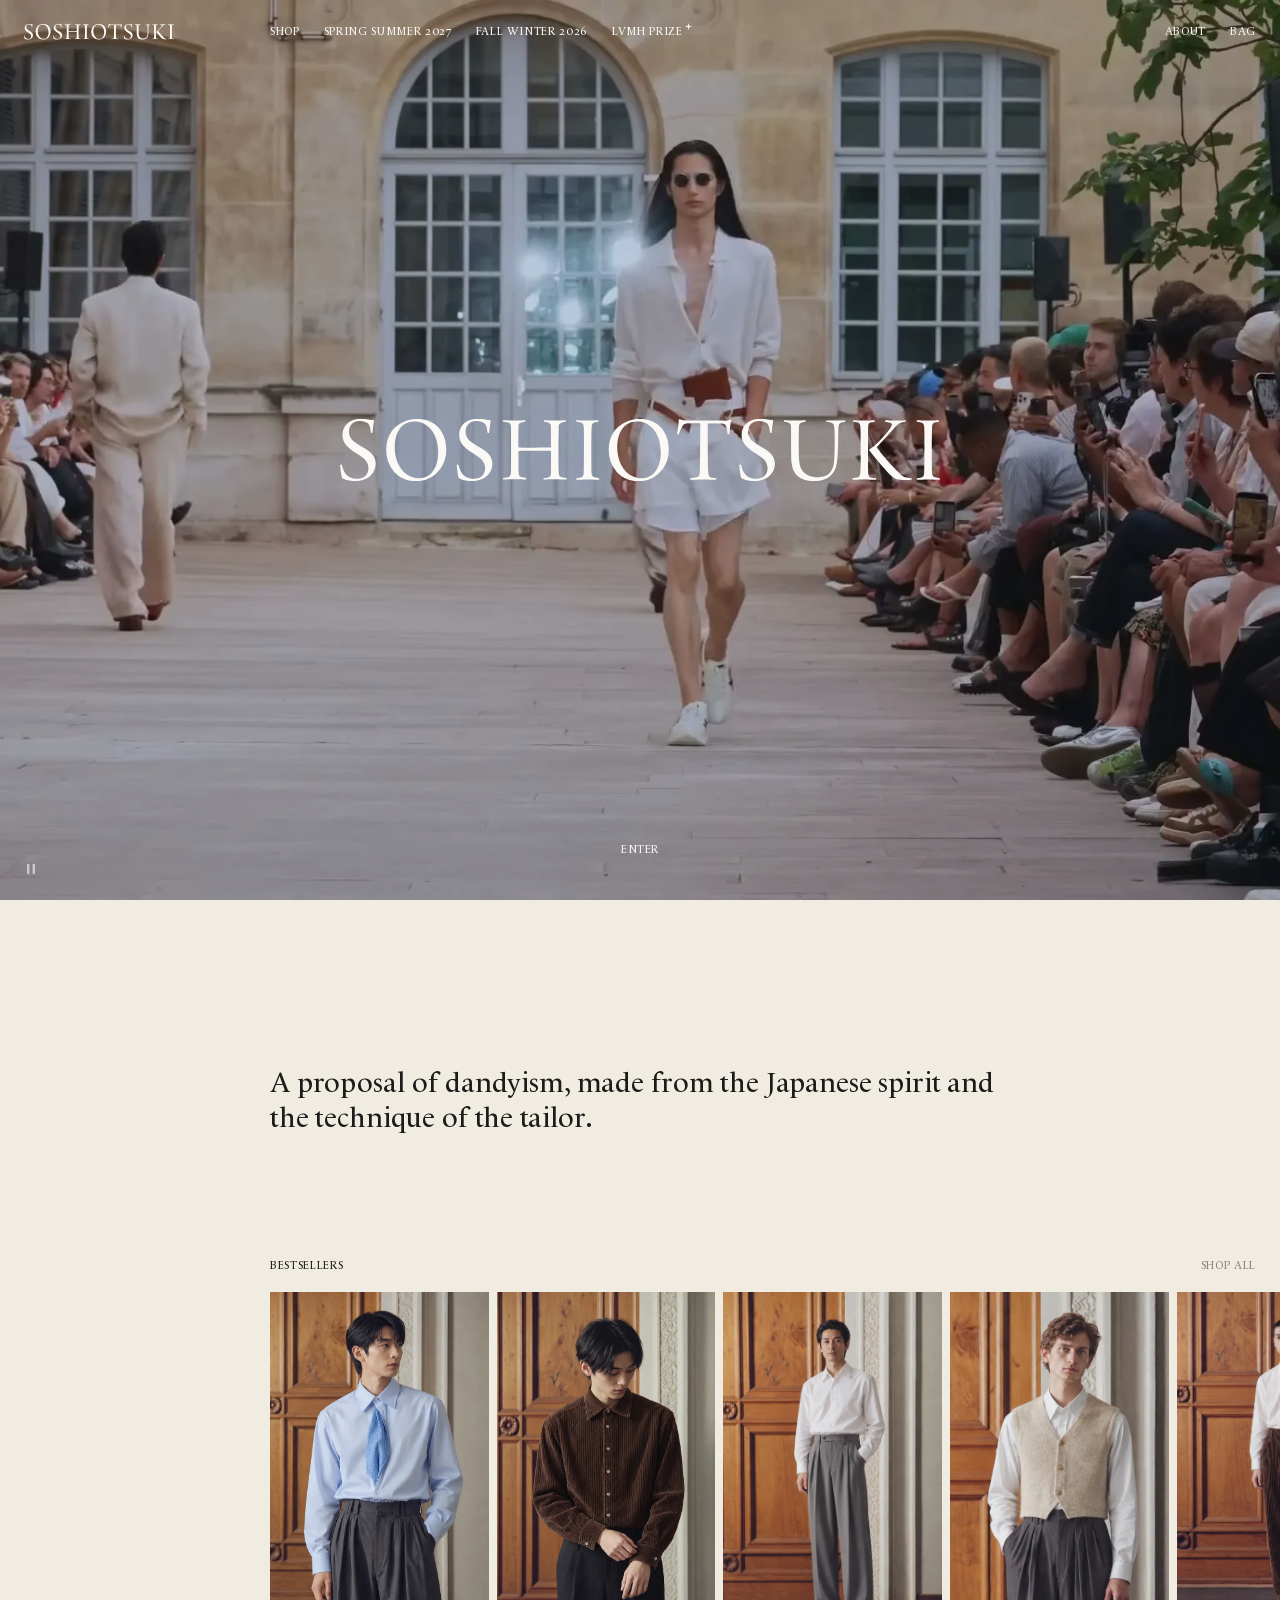
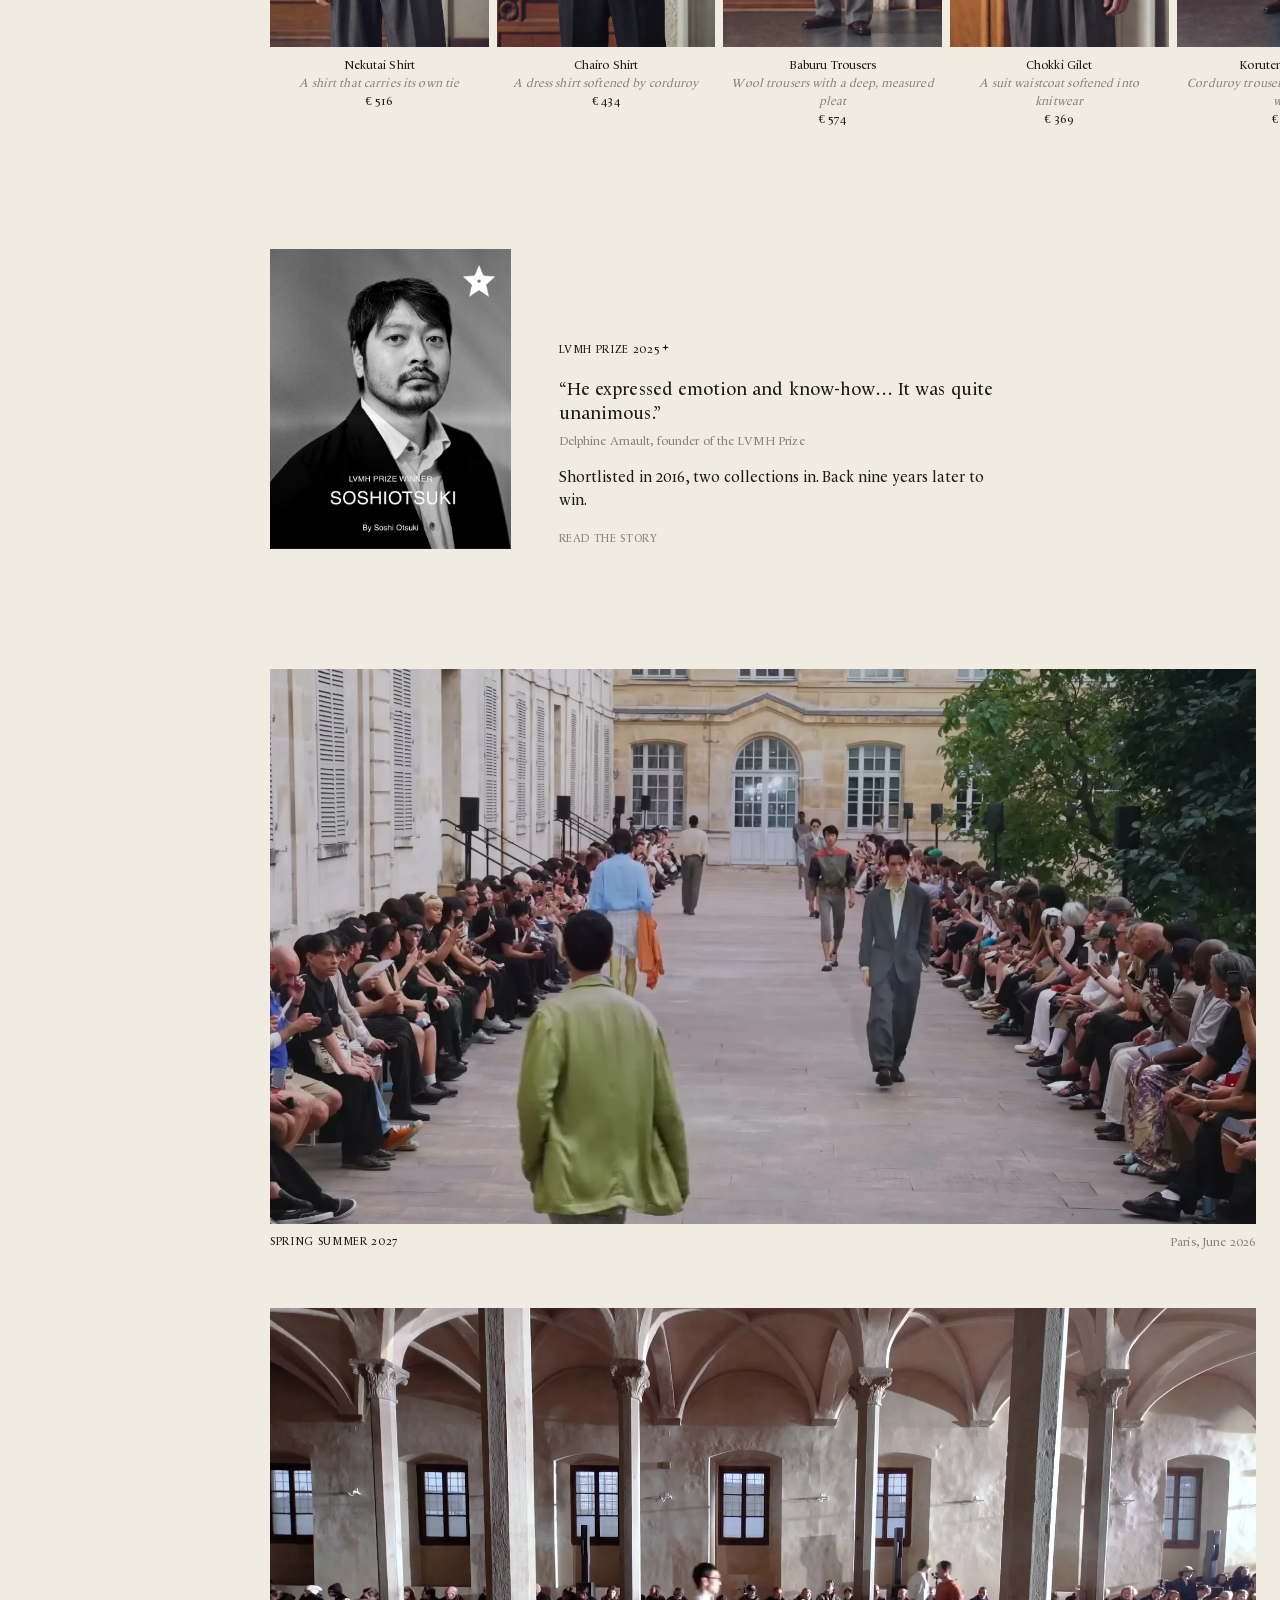
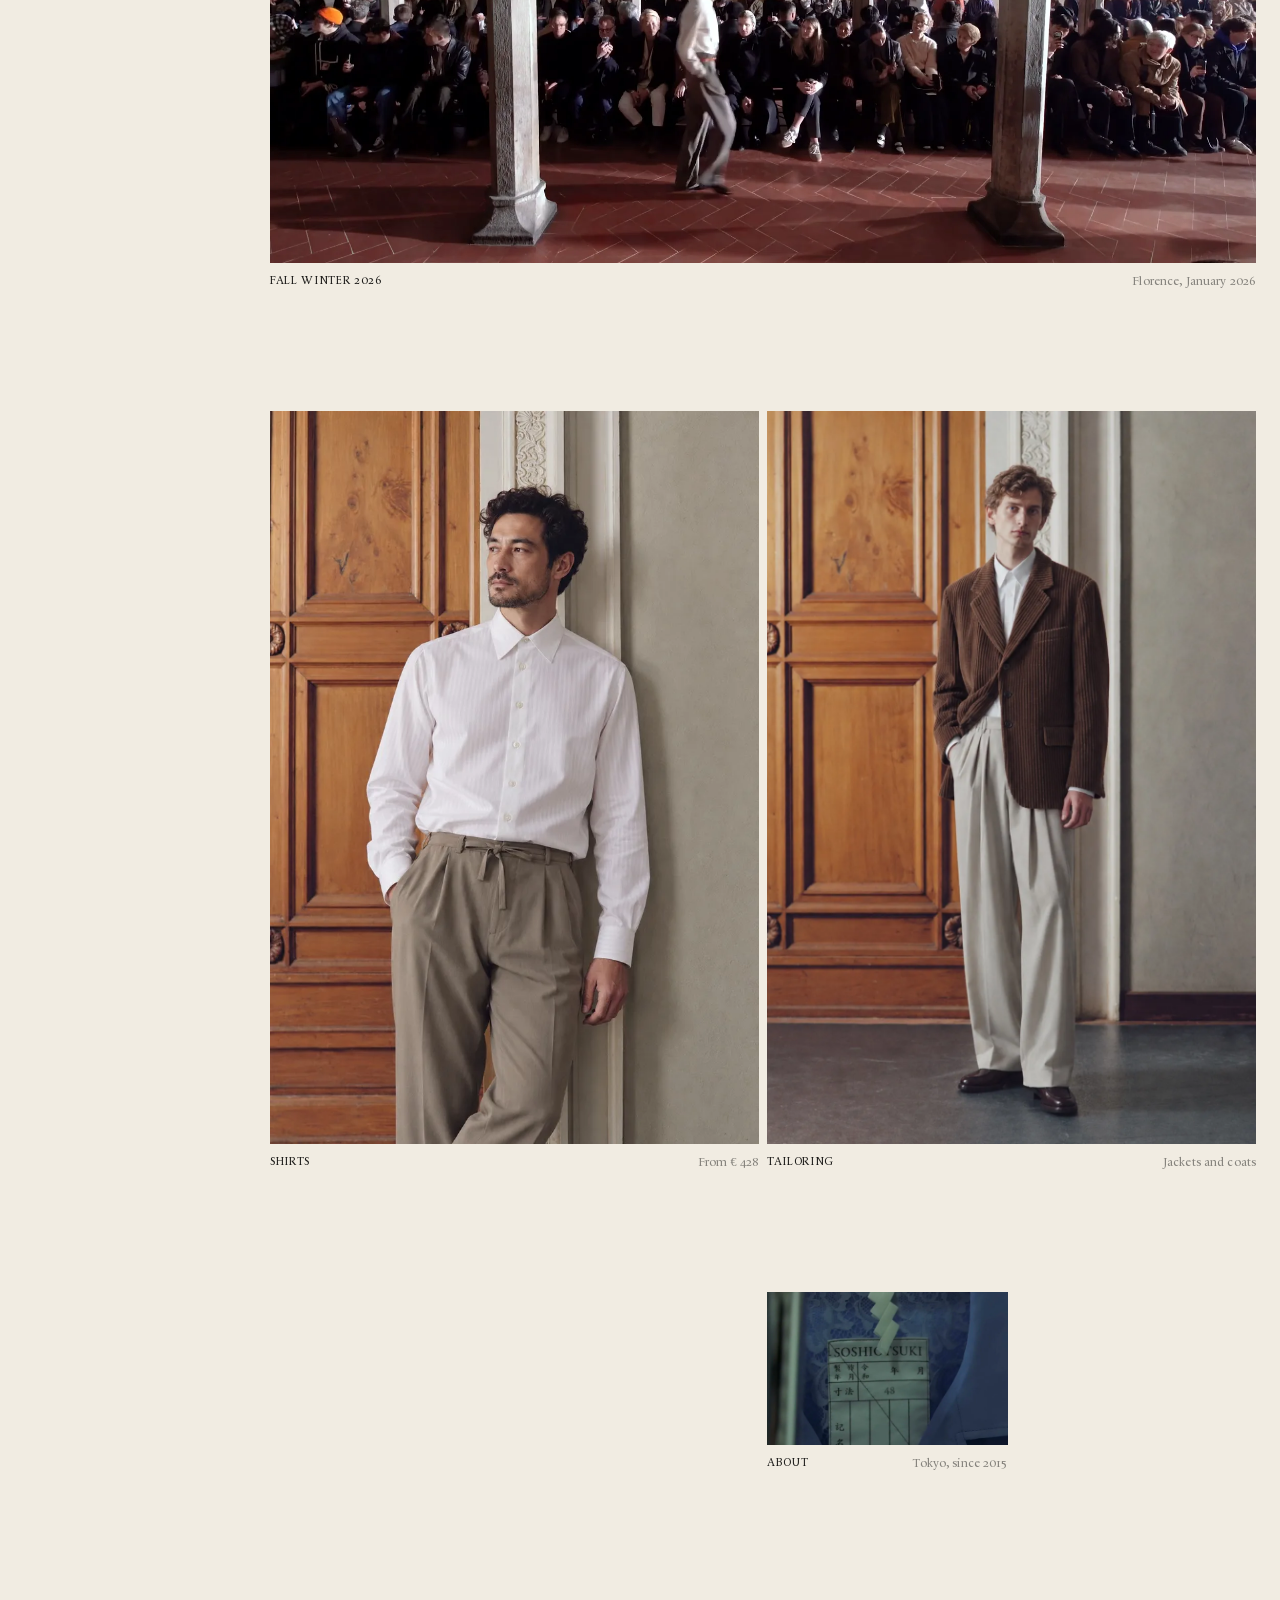
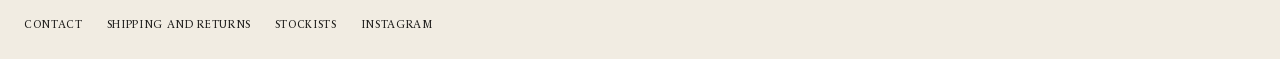
<file: index.html>
<!doctype html>
<html lang="en">
<head>
<meta charset="utf-8">
<meta name="viewport" content="width=device-width, initial-scale=1">
<title>Soshiotsuki</title>
<meta http-equiv="refresh" content="0; url=v2/index.html">
<script>location.replace('v2/index.html');</script>
</head>
<body><a href="v2/index.html">Enter</a></body>
</html>
</file>
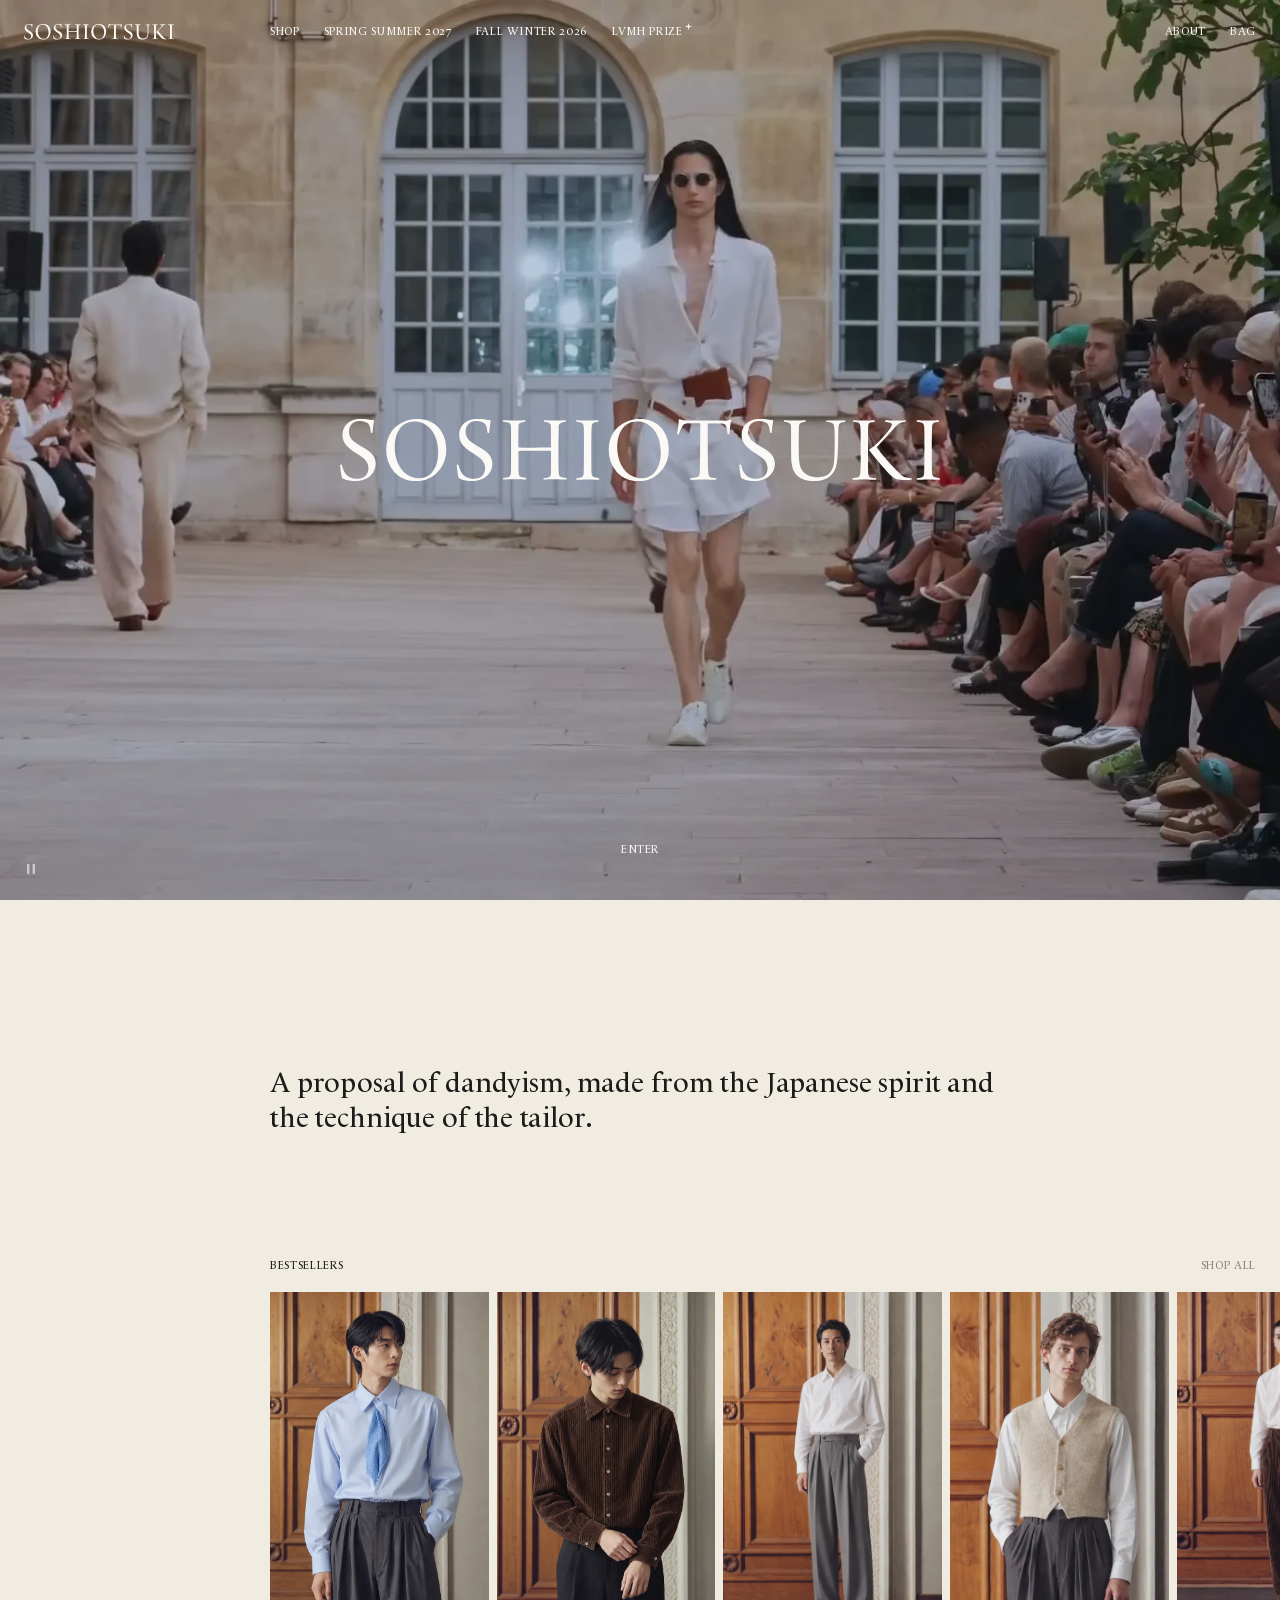
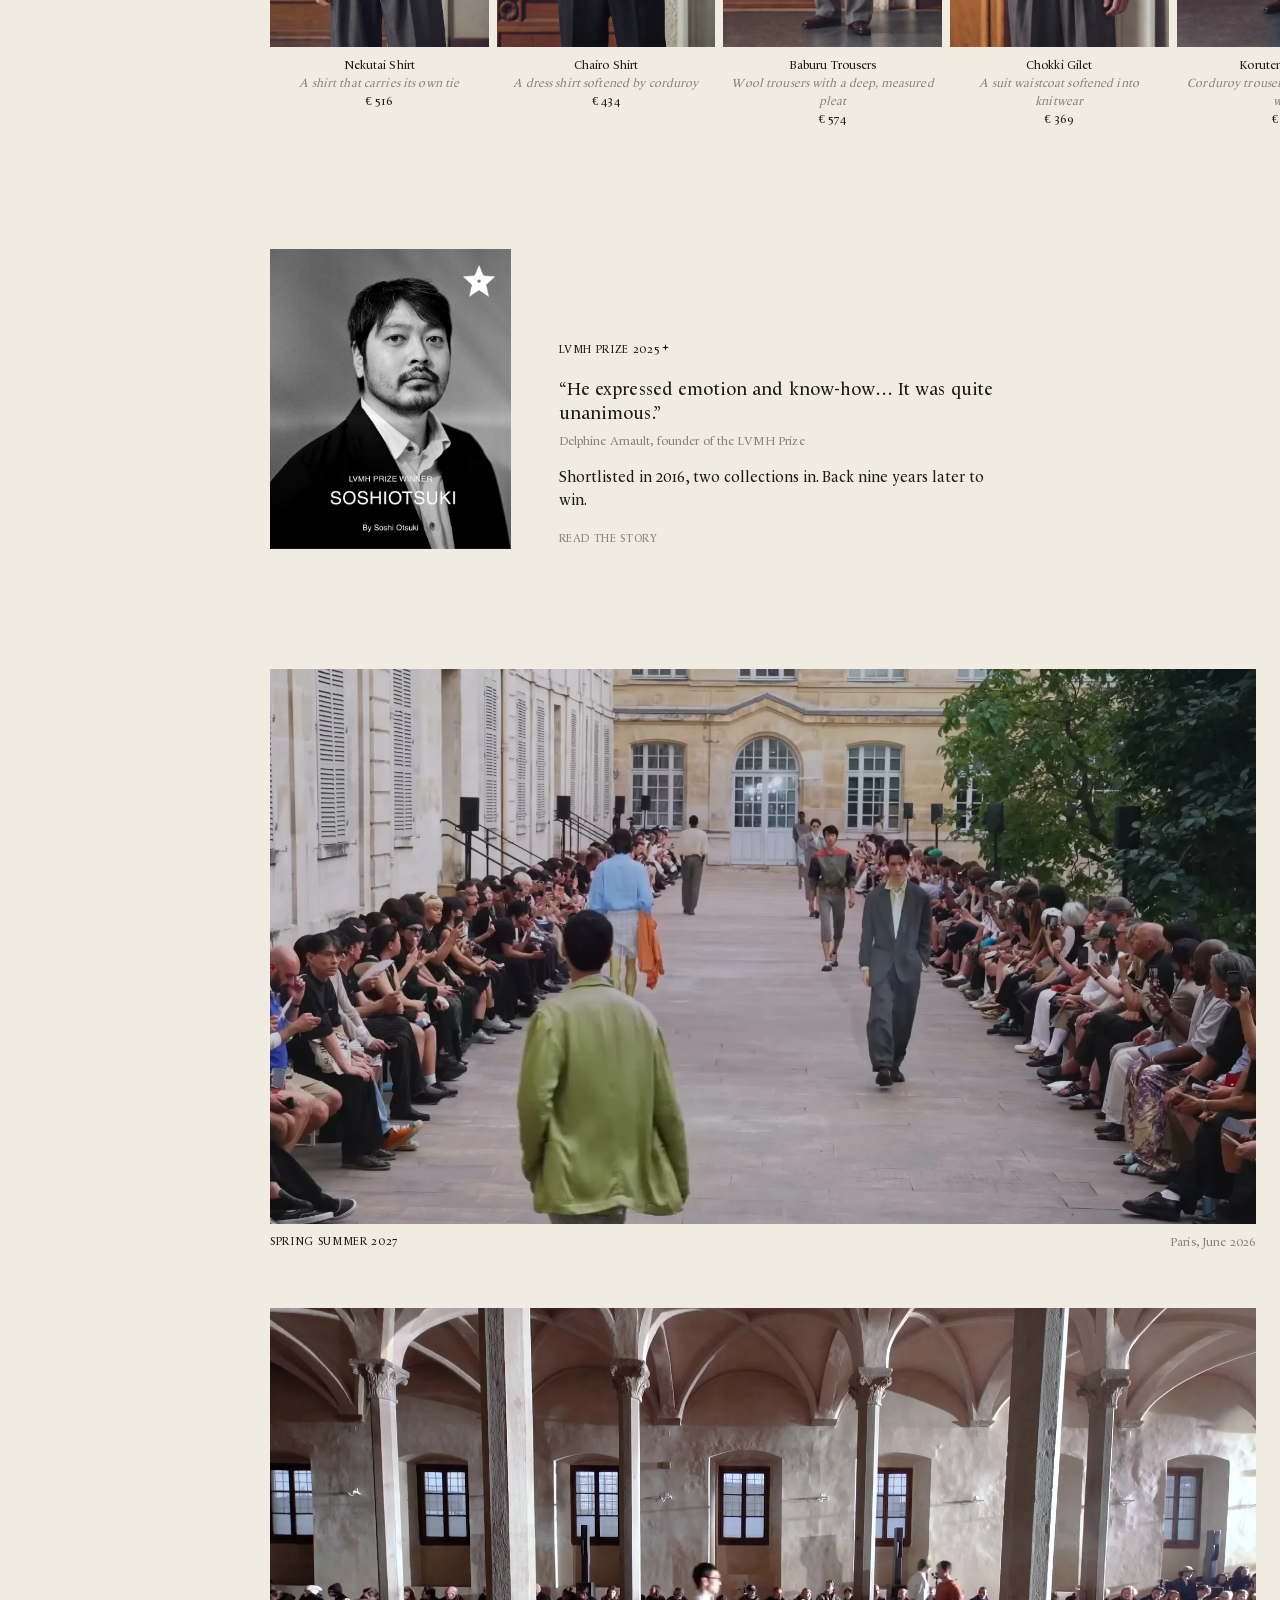
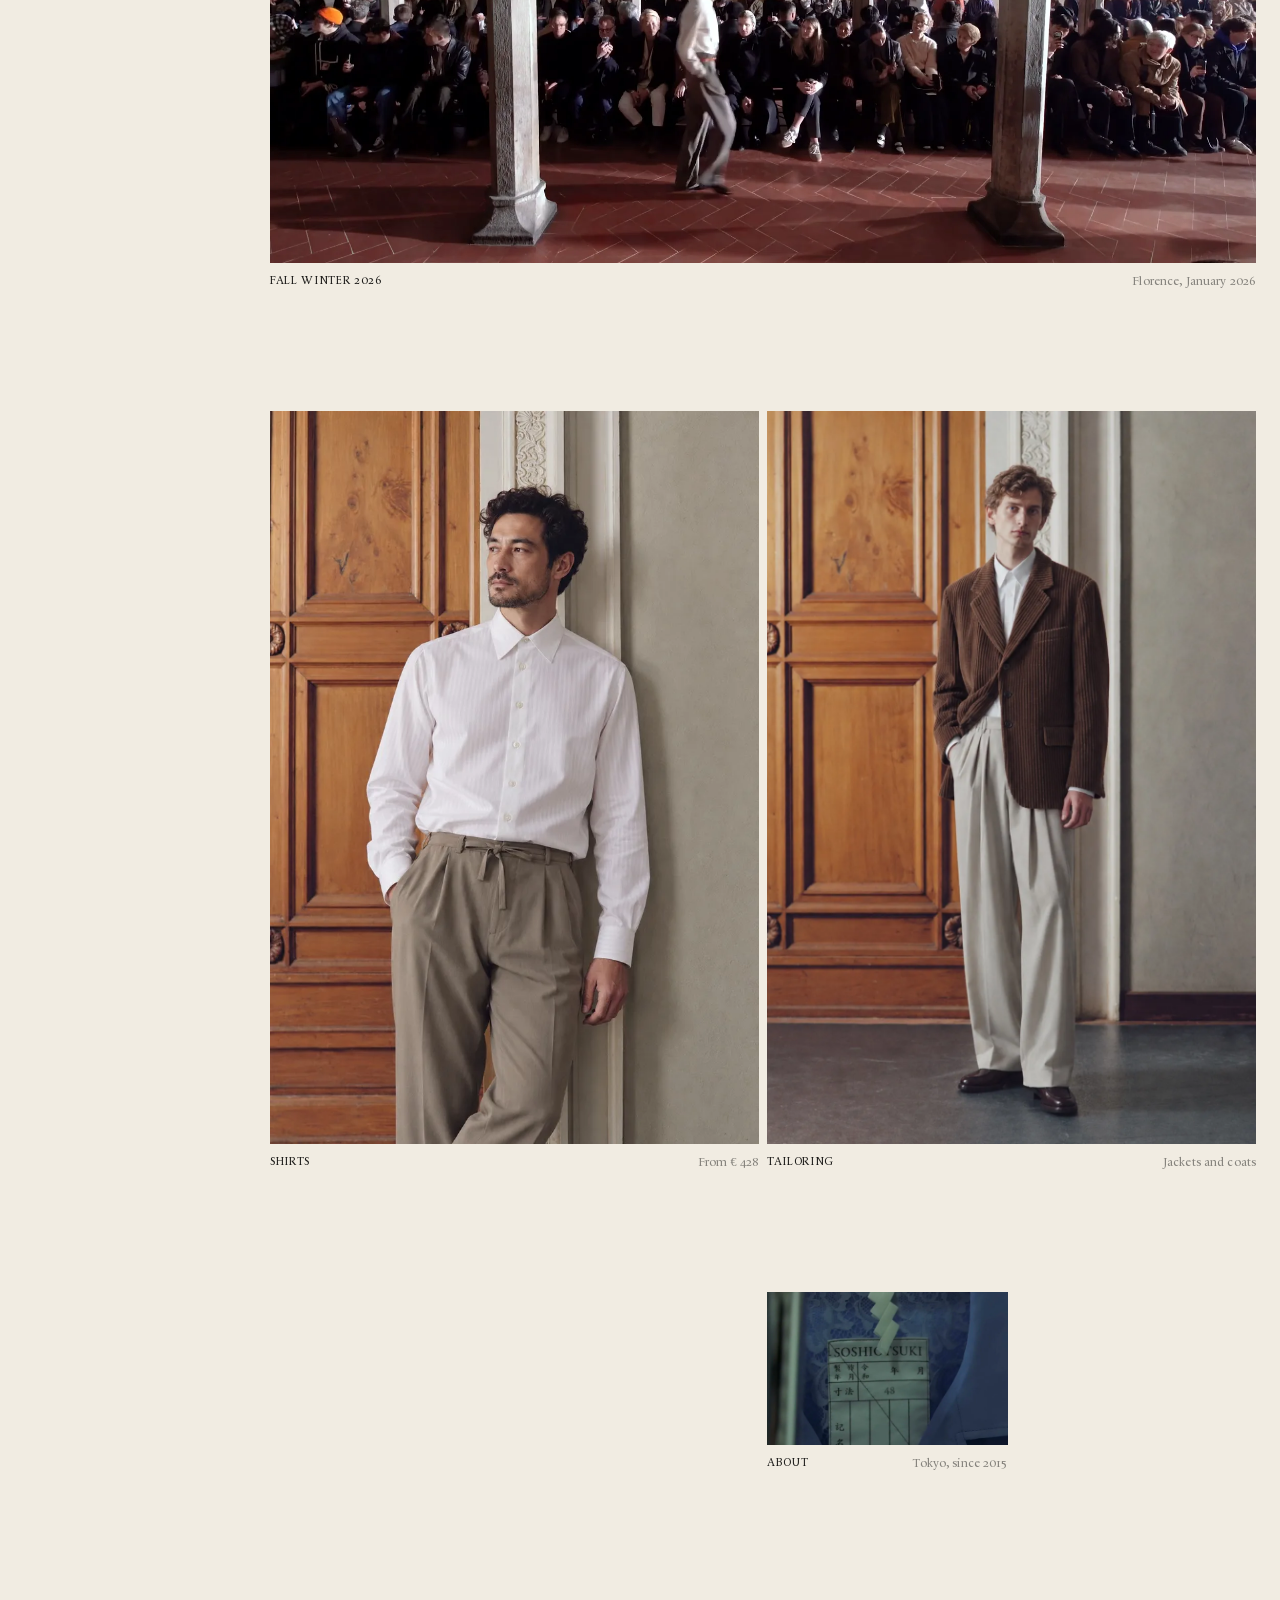
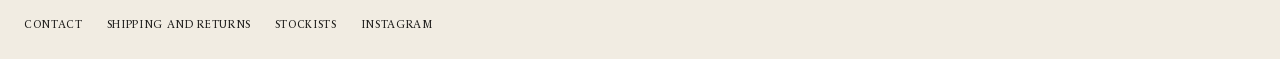
<file: v2/index.html>
<!doctype html>
<html lang="en">
<head>
<meta charset="utf-8">
<meta name="viewport" content="width=device-width, initial-scale=1">
<base href="../">

<style>@view-transition { navigation:auto; }</style>

<link rel="expect" href="#ready" blocking="render">
<script src="v2/js/transitions.js" blocking="render"></script>
<title>Soshiotsuki</title>
<link rel="stylesheet" href="v2/css/v2.css?v=13">
</head>
<body class="home">
<main>

  <section class="mod" id="hero">
    <video id="film" src="assets/video/ss27_loop.mp4?v=3" poster="assets/video/ss27_poster.webp" autoplay muted loop playsinline></video>
    <div class="shade"></div>
    <div class="brush" id="brush" aria-label="Soshiotsuki"></div>
    <div class="vctl">
      <button id="pause" aria-label="Pause"><svg viewBox="0 0 14 14"><rect x="3" y="2" width="2.4" height="10" fill="currentColor"/><rect x="8.6" y="2" width="2.4" height="10" fill="currentColor"/></svg></button>
    </div>
    <a class="title caps enter" href="#col" aria-label="Enter: scroll down into the brand">Enter</a>
  </section>

  <div class="col" id="col">
    <div class="opening" id="opening"></div>

    <section>
      <div class="head"><span class="caps">Bestsellers</span><a class="caps" href="v2/shop.html">Shop all</a></div>
      <div class="strip4" id="best"></div>
    </section>

    <section class="prize-block">
      <a class="img" href="#off"><img src="assets/about/lvmh-prize-winner.webp" alt="Soshi Otsuki, LVMH Prize winner 2025"></a>
      <div class="text" id="prizeText"></div>
    </section>

    <div class="seasons">
      <figure><a href="#off"><div class="img wide"><img src="assets/img/show_ss27_paris.webp" alt="The Spring Summer 2027 show in Paris"></div></a><figcaption><span class="caps">Spring Summer 2027</span><span class="muted">Paris, June 2026</span></figcaption></figure>
      <figure><a href="#off"><div class="img wide"><img src="assets/img/show_fw26_florence.webp" alt="The Fall Winter 2026 show in Florence"></div></a><figcaption><span class="caps">Fall Winter 2026</span><span class="muted">Florence, January 2026</span></figcaption></figure>
    </div>

    <div class="pair" id="shopPair"></div>

    <a class="about-block" href="#off">
      <span class="img"><img src="assets/img/film_bunka_doc_002_crop.webp" alt="The Soshiotsuki inner label, size 48"></span>
      <span class="t"><span class="caps">About</span><span class="muted">Tokyo, since 2015</span></span>
    </a>
  </div>
</main>

<script src="js/data.js?v=3"></script>
<script src="v2/js/data2.js?v=10"></script>
<script src="v2/js/v2.js?v=9"></script>
<script>
  Final.init({ page:'home' });
  Final.brush(document.getElementById('brush'));

  const s = SENTENCE[Final.qs.get('s')] || SENTENCE.b;
  document.getElementById('opening').innerHTML = `<p class="sentence">${s.text}</p>${s.jp ? `<p class="jp">${s.jp}</p><p class="src">${s.src}</p>` : ''}`;

  document.getElementById('best').innerHTML = BEST.map(h => Final.tile(P[h])).join('');

  const best = document.getElementById('best');
  let x0 = null, s0 = 0, moved = false;
  best.addEventListener('pointerdown', e => { if (e.pointerType !== 'mouse') return; x0 = e.clientX; s0 = best.scrollLeft; moved = false; });
  addEventListener('pointermove', e => {
    if (x0 === null) return;
    if (!moved && Math.abs(e.clientX - x0) > 6) { moved = true; best.classList.add('drag'); }
    if (moved) best.scrollLeft = s0 - (e.clientX - x0);
  });
  addEventListener('pointerup', () => { x0 = null; requestAnimationFrame(() => best.classList.remove('drag')); });
  best.addEventListener('dragstart', e => e.preventDefault());

  document.getElementById('prizeText').innerHTML = `
    <span class="caps"><a class="prize-link" href="#off">LVMH Prize 2025${Final.STAR}</a></span>
    <blockquote>“He expressed emotion and know-how… It was quite unanimous.”<cite>${PRIZE.quoteArnault.who}</cite></blockquote>
    <p class="m">Shortlisted in 2016, two collections in. Back nine years later to win.</p>
    <a class="caps muted" href="#off">Read the story</a>`;

  const fig = (href, img, fallback, title, sub) => `<figure><a href="${href}"><div class="img">${Final.imgTag(img, fallback)}</div></a><figcaption><span class="caps">${title}</span><span class="muted">${sub}</span></figcaption></figure>`;
  document.getElementById('shopPair').innerHTML =
    fig('v2/shop.html?cat=shirts', 'pieces/regular-collar-shirt__front', 'pieces/regular-collar-shirt__cloth', 'Shirts', 'From ' + Final.price(Math.min(...PRODUCTS.filter(p => p.cat === 'shirts').map(p => p.price)))) +
    fig('v2/shop.html?cat=jackets', 'pieces/heavy-wale-single-breasted-jacket__front', null, 'Tailoring', 'Jackets and coats');

  const film = document.getElementById('film');
  document.getElementById('pause').onclick = e => {
    film.paused ? film.play() : film.pause();
    e.currentTarget.innerHTML = film.paused
      ? '<svg viewBox="0 0 14 14"><path d="M3.5 2l8 5-8 5z" fill="currentColor"/></svg>'
      : '<svg viewBox="0 0 14 14"><rect x="3" y="2" width="2.4" height="10" fill="currentColor"/><rect x="8.6" y="2" width="2.4" height="10" fill="currentColor"/></svg>';
  };

  const hero = document.getElementById('hero'), topnav = Final.$('.topnav'), index = Final.$('.index'), brushEl = document.getElementById('brush');
  const chromeEls = Final.$$('.wm, .tr, .topnav');
  const update = () => {
    const y = scrollY, H = hero.offsetHeight, onFilm = y < H - 40;
    chromeEls.forEach(el => el.classList.toggle('on-image', onFilm));
    const past = y > H * 0.7;
    topnav.classList.toggle('off', past);
    index.classList.toggle('on', past);
    brushEl.style.opacity = Math.min(1, Math.max(0, (H * 0.6 - y) / (H * 0.35)));
  };
  update(); addEventListener('scroll', update, { passive:true });

  Final.$('.enter').addEventListener('click', e => { e.preventDefault(); scrollTo({ top: hero.offsetHeight, behavior: 'smooth' }); });
</script>
<div id="ready" hidden></div>
</body>
</html>
</file>
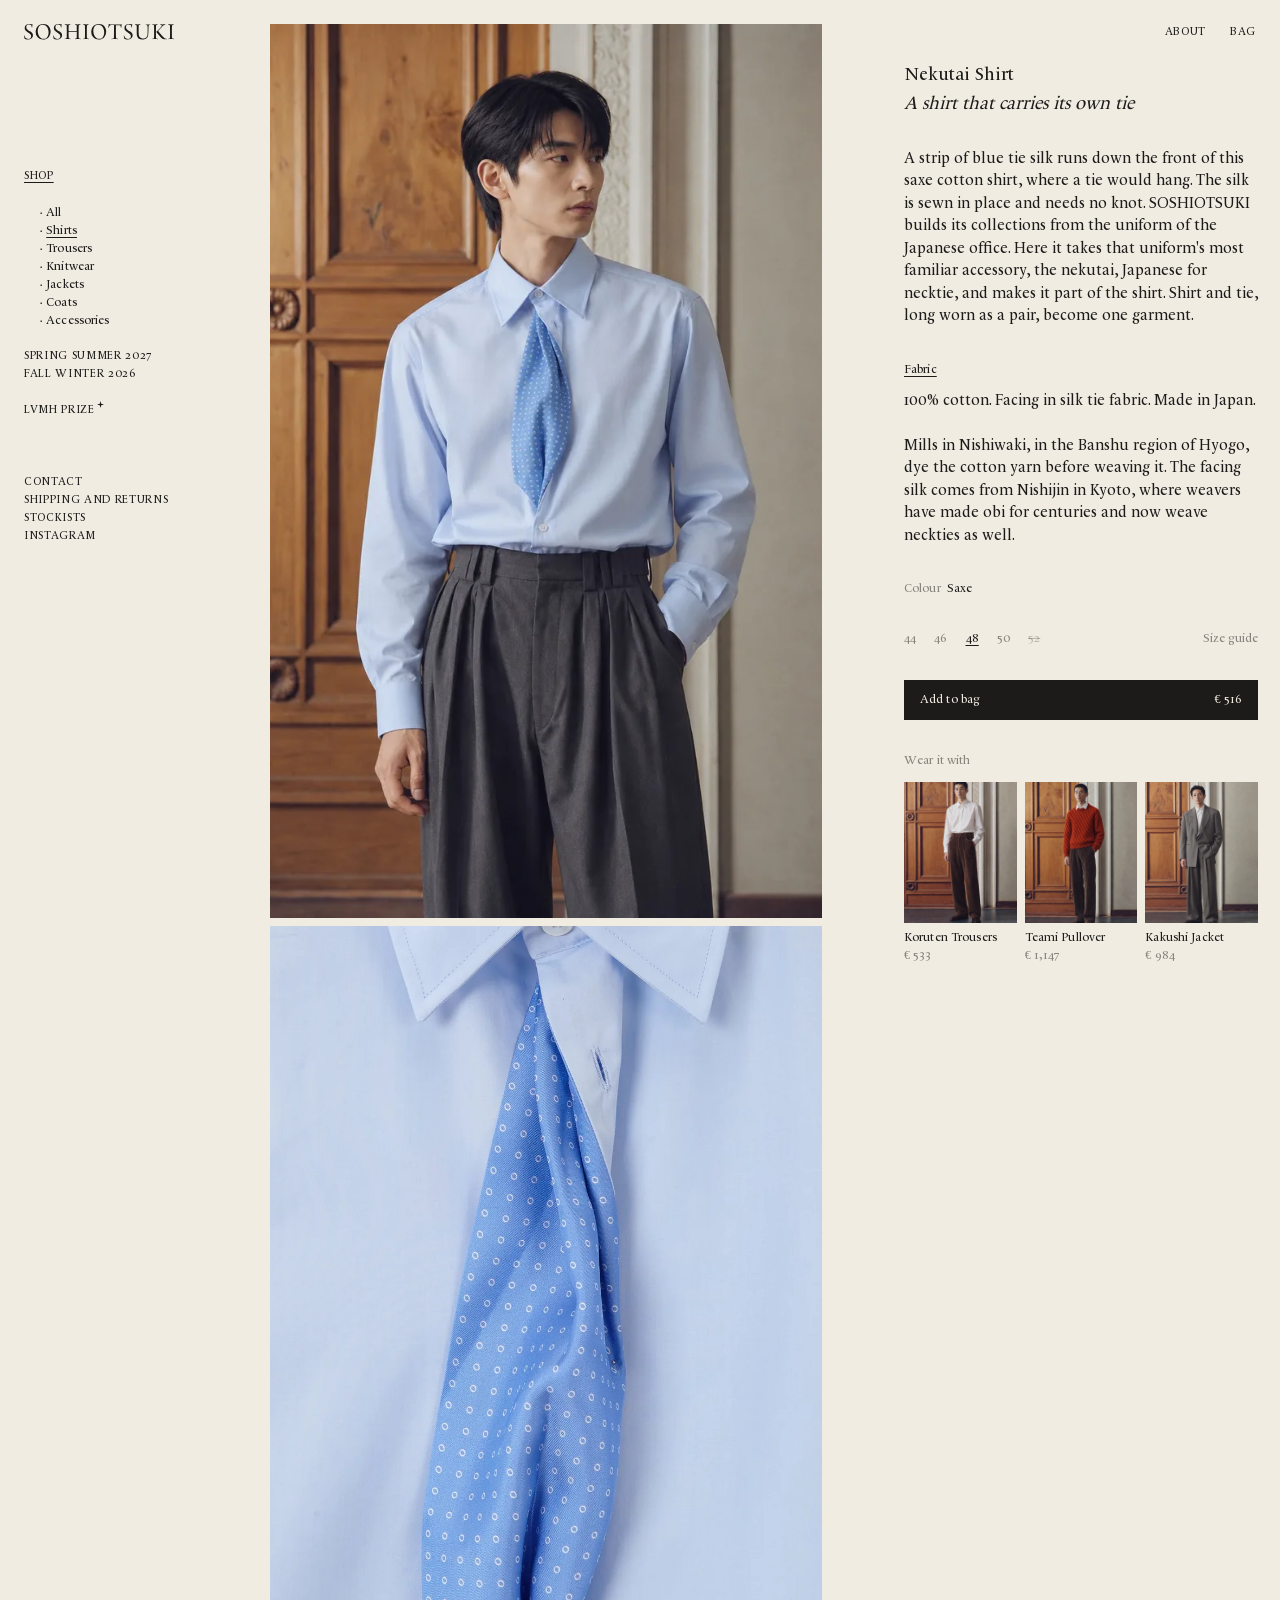
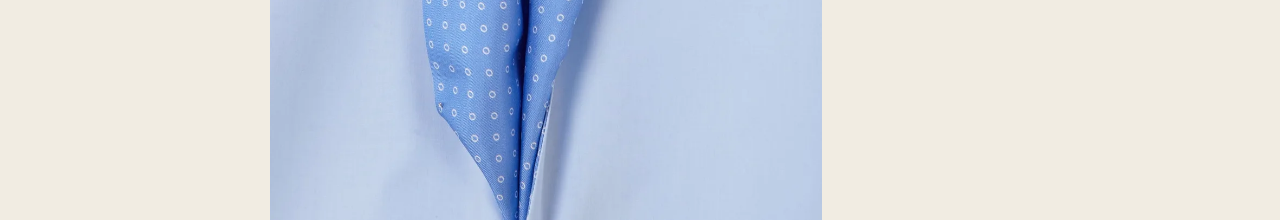
<file: v2/product.html>
<!doctype html>
<html lang="en">
<head>
<meta charset="utf-8">
<meta name="viewport" content="width=device-width, initial-scale=1">
<base href="../">

<style>@view-transition { navigation:auto; }</style>

<link rel="expect" href="#ready" blocking="render">
<script src="v2/js/transitions.js" blocking="render"></script>
<title>Soshiotsuki</title>
<link rel="stylesheet" href="v2/css/v2.css?v=13">
</head>
<body>
<main class="content pdp" id="main" style="padding-top:24px"></main>

<script src="js/data.js?v=3"></script>
<script src="v2/js/data2.js?v=10"></script>
<script src="v2/js/v2.js?v=9"></script>
<script>

  const p = P[Final.qs.get('p')] || P['drape-facing-shirt'];
  const st = STORY[p.h] || {};
  document.title = 'Soshiotsuki — ' + p.name;
  const gallery = shot.gallery(p);

  const notes = { cloth: (st.cloth || `${p.fabric}. Made in Japan.`) + (st.made ? `<br><br>${st.made}` : ''), ...(p.notes ? { detail:p.notes.detail } : {}) };
  const clothLabel = ['oiled-leather-blouson', 'cow-suede-harrington-jacket', 'juzu-necklace'].includes(p.h) ? 'Material' : 'Fabric';
  const tabs = [['cloth', clothLabel], ...(notes.detail ? [['detail', 'Detail']] : [])];

  const seed = PRODUCTS.indexOf(p);

  const PAIR = { 'last-button-vest': ['regular-collar-shirt', 'double-inverted-tuck-trousers', 'open-placket-jacket'] };
  const worn = PAIR[p.h] ? PAIR[p.h].map(h => P[h]) : CAT_ORDER.filter(c => c !== p.cat && c !== 'accessories' && !(p.cat === 'jackets' && c === 'coats') && !(p.cat === 'coats' && c === 'jackets'))
    .map(c => PRODUCTS.filter(x => x.cat === c && !x.sold)).filter(l => l.length).map(l => l[seed % l.length]).slice(0, 3);
  const size = s => `<button class="${s === '48' ? 'cur' : ''} ${s === '52' ? 'na' : ''}">${s}</button>`;

  document.getElementById('main').innerHTML = `
    <div class="stack">${gallery.map(([img, l], i) => `<div class="g">${Final.imgTag(img, i === 0 ? shot.cloth(p) : null)}</div>`).join('')}</div>
    <div class="info">
      <div>
        <h1 class="l">${p.name}</h1>
        ${st.line ? `<p class="l line-l">${st.line}</p>` : ''}
      </div>
      ${st.story ? `<div><p class="m story">${st.story}</p></div>` : ''}
      <div>
        <div class="tabs focus">${tabs.map(([k, l], i) => `<button data-tab="${k}" class="${i ? '' : 'cur'}">${l}</button>`).join('')}</div>
        <p class="m tabtext" id="tabtext" style="min-height:48px">${notes.cloth}</p>
      </div>
      <div class="row"><span><span class="muted">Colour</span>&nbsp;&nbsp;${p.colour}</span></div>
      <div class="row"><div class="sizes focus">${['44', '46', '48', '50', '52'].map(size).join('')}</div><a class="muted" href="#">Size guide</a></div>
      ${p.sold
        ? `<button class="btn line" onclick="Final.toast('We will write when it is back')"><span>Sold out — notify me</span><span>${Final.price(p.price)}</span></button>`
        : `<button class="btn" data-add="1"><span>Add to bag</span><span>${Final.price(p.price)}</span></button>`}
      <div><span class="muted">Wear it with</span><div class="mini">${worn.map(Final.mini).join('')}</div></div>
    </div>`;

  Final.$('.tabs').addEventListener('click', e => {
    const b = e.target.closest('button'); if (!b) return;
    Final.$$('.tabs button').forEach(x => x.classList.toggle('cur', x === b));
    const t = document.getElementById('tabtext'); t.classList.add('out');
    setTimeout(() => { t.innerHTML = notes[b.dataset.tab]; t.classList.remove('out'); }, 200);
  });
  Final.init({ page:'product', cat: p.cat });
</script>
<div id="ready" hidden></div>
</body>
</html>
</file>
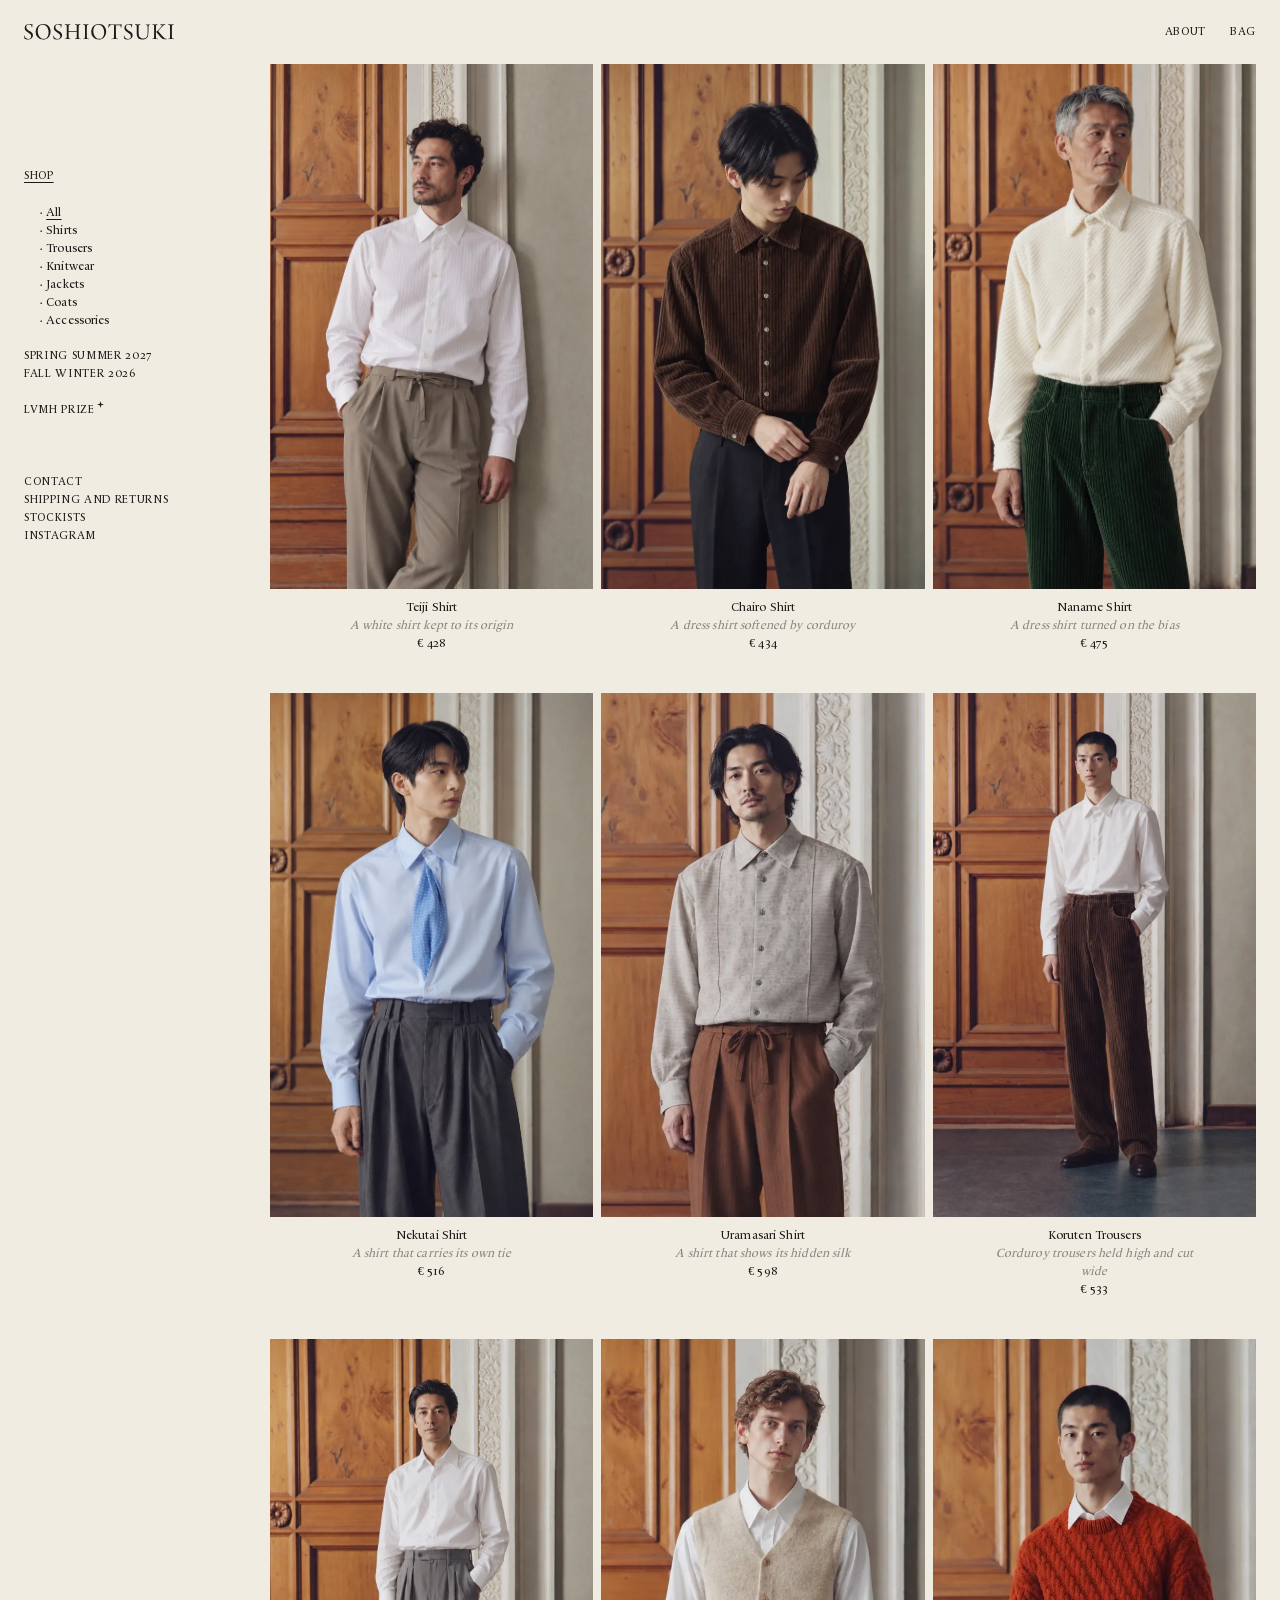
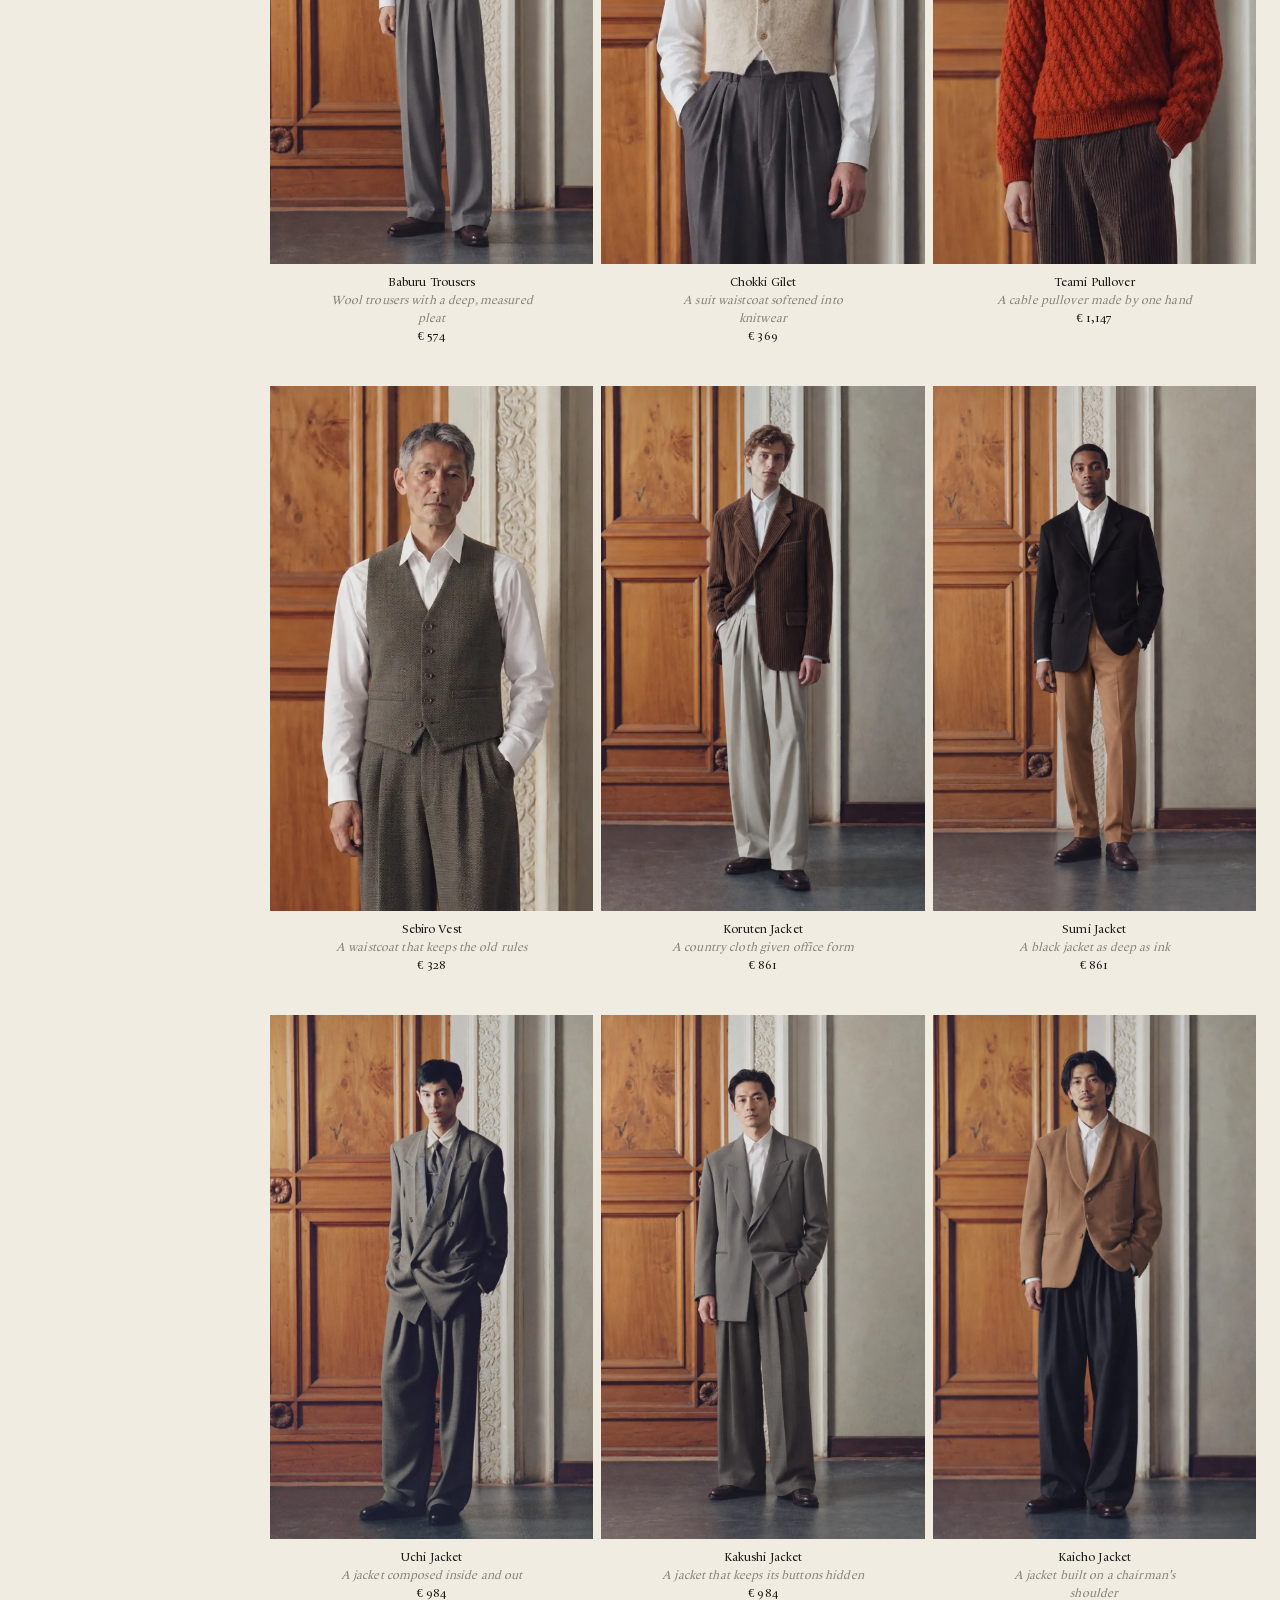
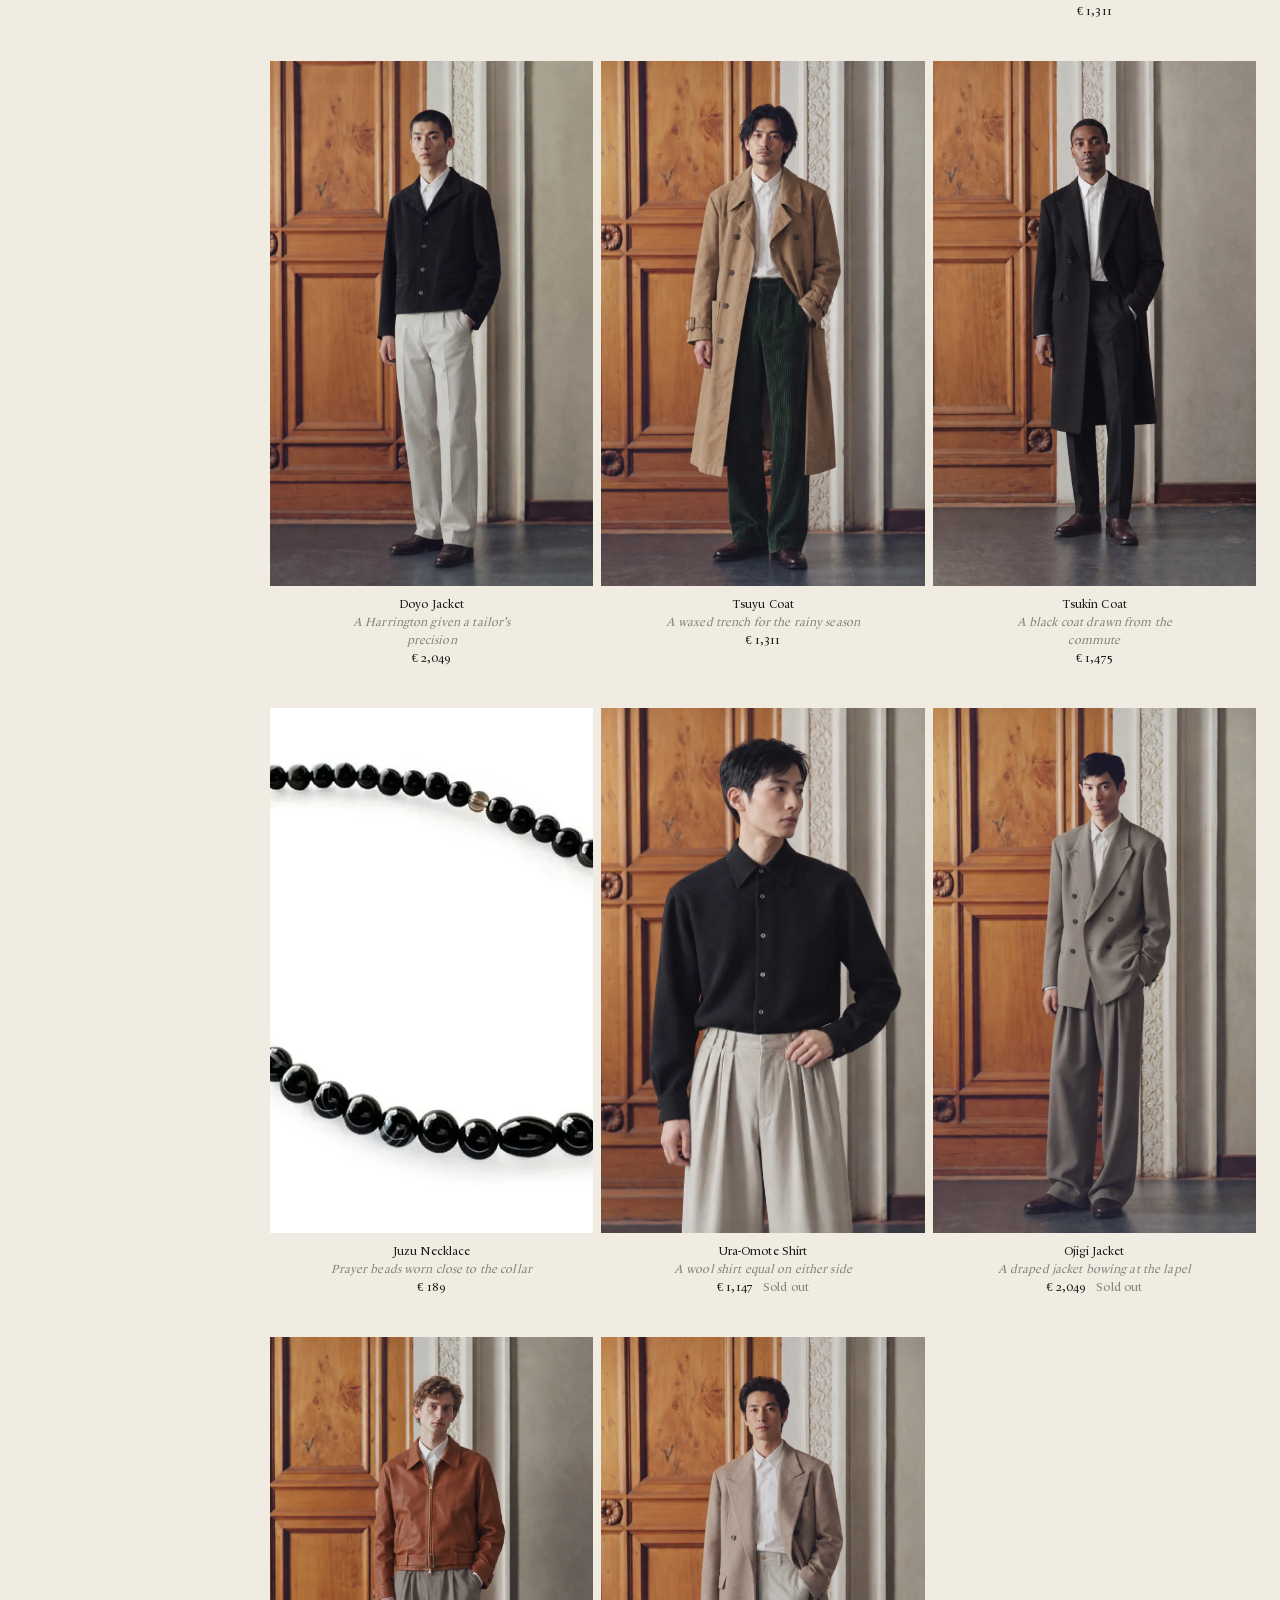
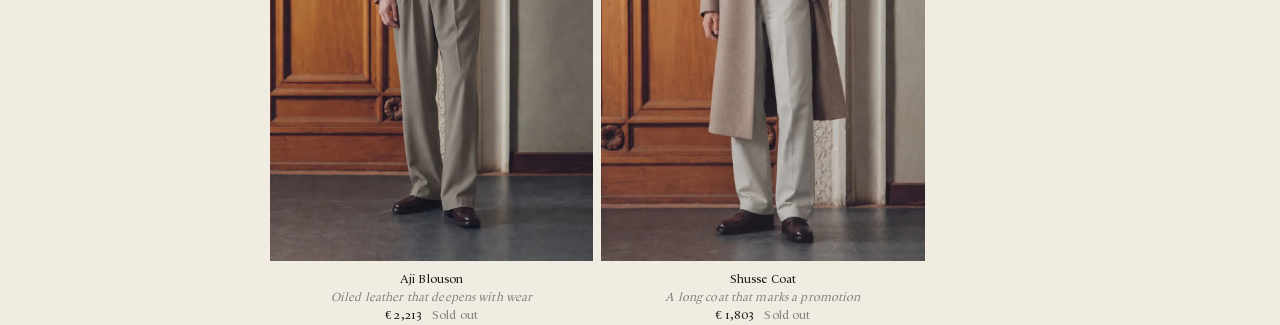
<file: v2/shop.html>
<!doctype html>
<html lang="en">
<head>
<meta charset="utf-8">
<meta name="viewport" content="width=device-width, initial-scale=1">
<base href="../">

<style>@view-transition { navigation:auto; }</style>

<link rel="expect" href="#ready" blocking="render">
<script src="v2/js/transitions.js" blocking="render"></script>
<title>Soshiotsuki — Shop</title>
<link rel="stylesheet" href="v2/css/v2.css?v=13">
</head>
<body>
<main class="content"><section class="grid3" id="grid"></section></main>

<script src="js/data.js?v=3"></script>
<script src="v2/js/data2.js?v=10"></script>
<script src="v2/js/v2.js?v=9"></script>
<script>

  const cat = Final.qs.get('cat') || 'all';
  document.getElementById('grid').innerHTML = sortShop(PRODUCTS.filter(p => cat === 'all' || p.cat === cat)).map(Final.tile).join('');
  Final.init({ page:'shop', cat });
</script>
<div id="ready" hidden></div>
</body>
</html>
</file>
